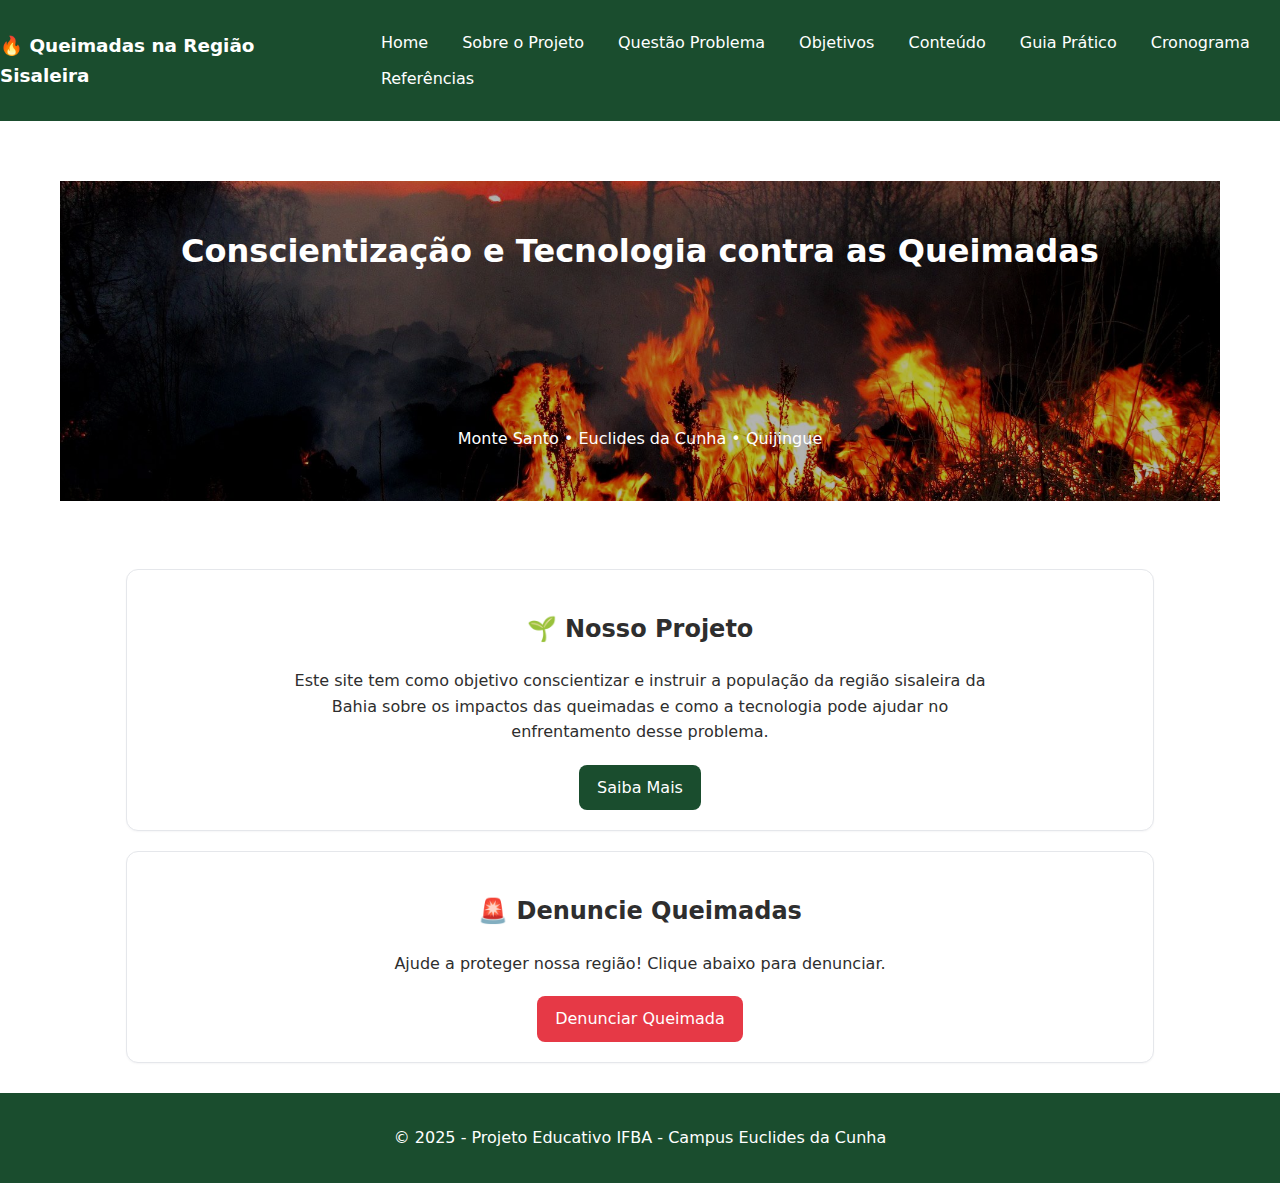
<file: index.html>
<!DOCTYPE html>
<html lang="pt-BR">
<head>
  <meta charset="UTF-8">
  <meta name="viewport" content="width=device-width, initial-scale=1.0">
  <title>Queimadas na Região Sisaleira</title>
  <link rel="stylesheet" href="style.css">
</head>
<body>
  <!-- Cabeçalho -->
  <header>
    <nav>
      <h1>🔥 Queimadas na Região Sisaleira</h1>
      <ul class="menu">
        <li><a href="index.html">Home</a></li>
        <li><a href="sobre.html">Sobre o Projeto</a></li>
        <li><a href="problema.html">Questão Problema</a></li>
        <li><a href="objetivos.html">Objetivos</a></li>
        <li><a href="conteudo.html">Conteúdo</a></li>
        <li><a href="guia.html">Guia Prático</a></li>
        <li><a href="cronograma.html">Cronograma</a></li>
        <li><a href="referencias.html">Referências</a></li>
      </ul>
    </nav>
  </header>

  <!-- Banner -->
  <section class="banner">
    <img src="img/banner-queimadas.jpg" alt="Queimadas na Bahia">
    <div class="banner-texto">
      <h2>Conscientização e Tecnologia contra as Queimadas</h2>
      <p>Monte Santo • Euclides da Cunha • Quijingue</p>
    </div>
  </section>

  <main class="container">
    <!-- Resumo -->
  <section class="resumo card">
    <h2>🌱 Nosso Projeto</h2>
    <p>
      Este site tem como objetivo conscientizar e instruir a população da região sisaleira da Bahia
      sobre os impactos das queimadas e como a tecnologia pode ajudar no enfrentamento desse problema.
    </p>
    <a href="sobre.html" class="botao">Saiba Mais</a>
  </section>

  <!-- Botão denúncia -->
  <section class="resumo card">
    <h2>🚨 Denuncie Queimadas</h2>
    <p>Ajude a proteger nossa região! Clique abaixo para denunciar.</p>
    <a href="https://www.gov.br/ibama/pt-br/assuntos/fiscalizacao-e-controle/queimadas" target="_blank" class="botao alerta">
      Denunciar Queimada
    </a>
  </section>
  </main>

 

  <!-- Rodapé -->
  <footer>
    <p>© 2025 - Projeto Educativo IFBA - Campus Euclides da Cunha</p>
  </footer>
</body>
</html>
</file>
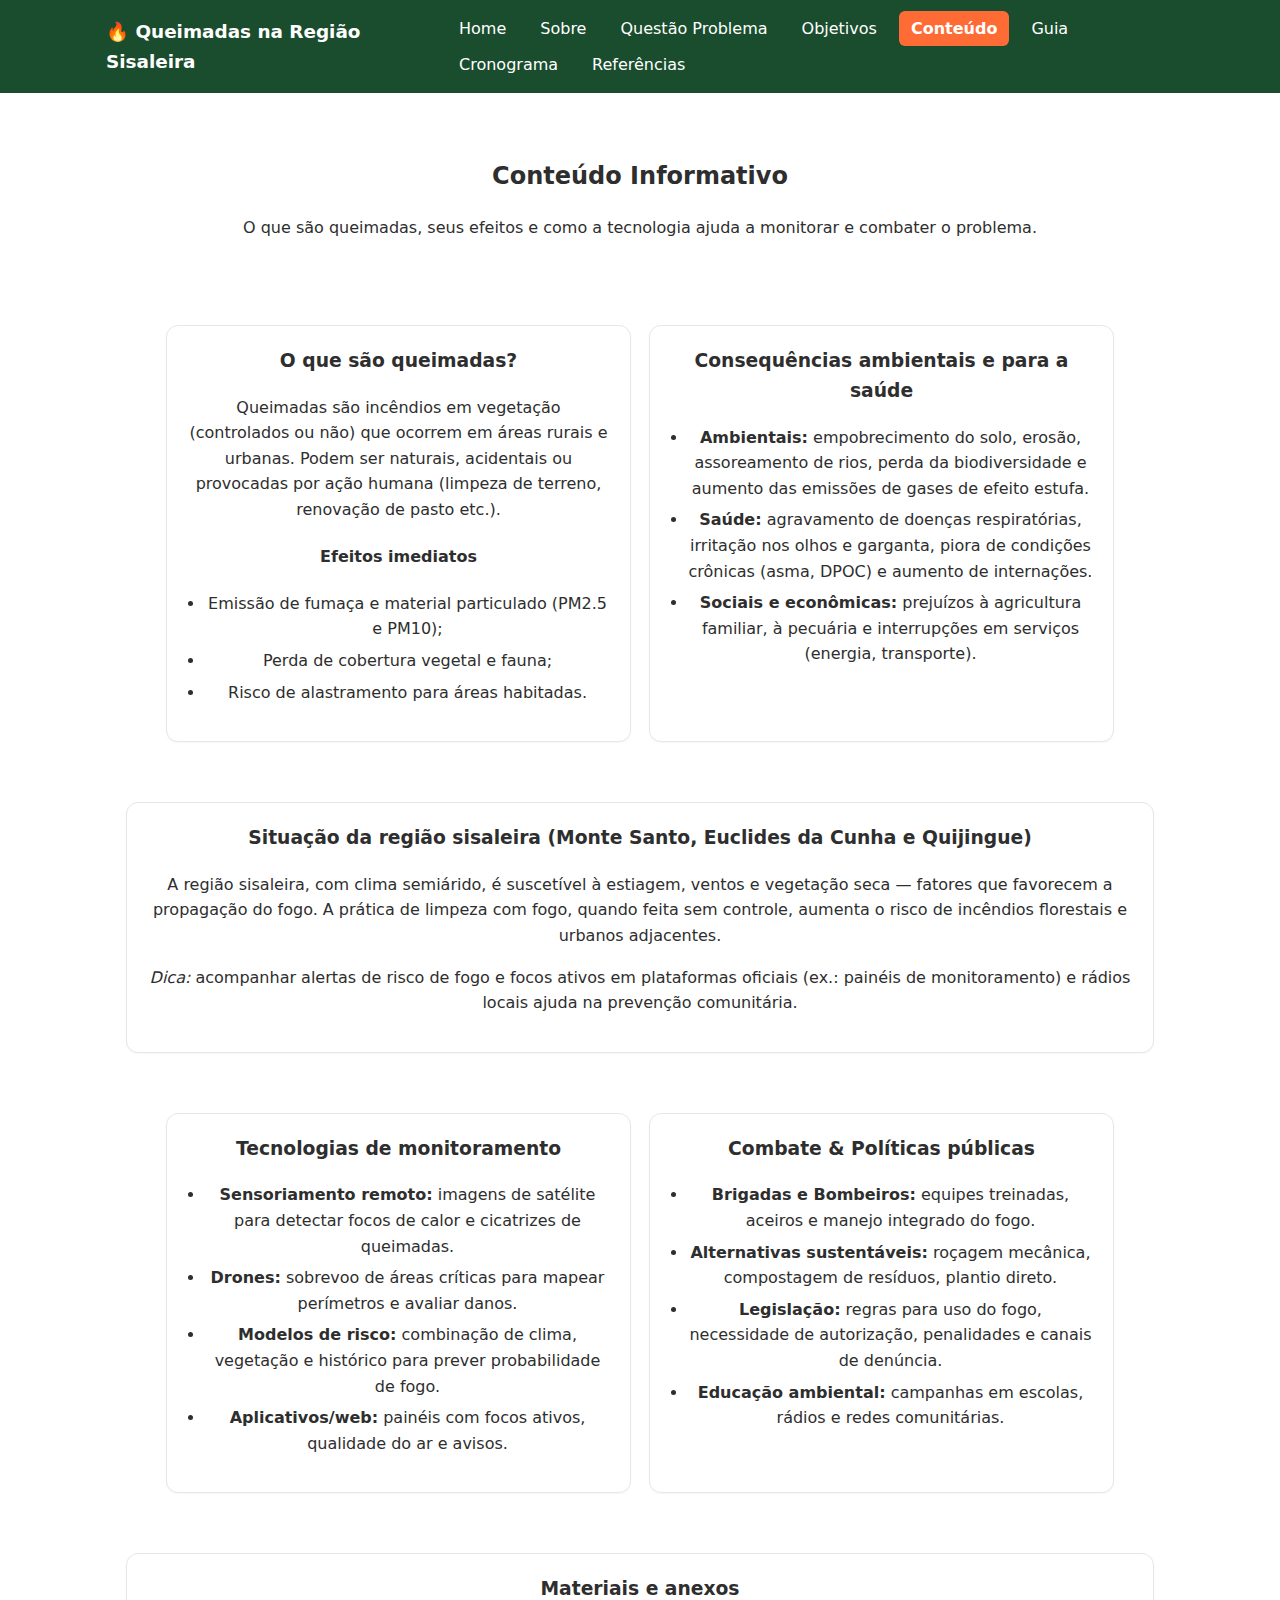
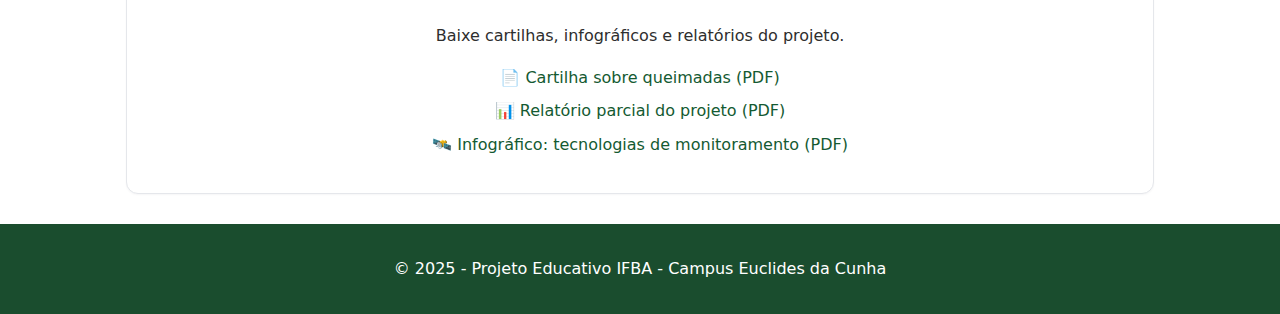
<file: conteudo.html>
<!DOCTYPE html>
<html lang="pt-BR">
<head>
  <meta charset="UTF-8" />
  <meta name="viewport" content="width=device-width, initial-scale=1.0"/>
  <title>Conteúdo Informativo</title>
  <link rel="stylesheet" href="style.css"/>
</head>
<body>
<header>
  <nav class="container">
    <h1>🔥 Queimadas na Região Sisaleira</h1>
    <button class="menu-toggle" aria-label="Abrir menu">☰</button>
    <ul class="menu">
      <li><a href="index.html">Home</a></li>
      <li><a href="sobre.html">Sobre</a></li>
      <li><a href="problema.html">Questão Problema</a></li>
      <li><a href="objetivos.html">Objetivos</a></li>
      <li><a href="conteudo.html" class="ativo">Conteúdo</a></li>
      <li><a href="guia.html">Guia</a></li>
      <li><a href="cronograma.html">Cronograma</a></li>
      <li><a href="referencias.html">Referências</a></li>
    </ul>
  </nav>
</header>

<main class="container">
  <section class="hero-min">
    <h2>Conteúdo Informativo</h2>
    <p>O que são queimadas, seus efeitos e como a tecnologia ajuda a monitorar e combater o problema.</p>
  </section>

  <section class="grid-2">
    <article class="card">
      <h3>O que são queimadas?</h3>
      <p>Queimadas são incêndios em vegetação (controlados ou não) que ocorrem em áreas rurais e urbanas. Podem ser naturais, acidentais ou provocadas por ação humana (limpeza de terreno, renovação de pasto etc.).</p>
      <h4>Efeitos imediatos</h4>
      <ul>
        <li>Emissão de fumaça e material particulado (PM2.5 e PM10);</li>
        <li>Perda de cobertura vegetal e fauna;</li>
        <li>Risco de alastramento para áreas habitadas.</li>
      </ul>
    </article>

    <article class="card">
      <h3>Consequências ambientais e para a saúde</h3>
      <ul>
        <li><b>Ambientais:</b> empobrecimento do solo, erosão, assoreamento de rios, perda da biodiversidade e aumento das emissões de gases de efeito estufa.</li>
        <li><b>Saúde:</b> agravamento de doenças respiratórias, irritação nos olhos e garganta, piora de condições crônicas (asma, DPOC) e aumento de internações.</li>
        <li><b>Sociais e econômicas:</b> prejuízos à agricultura familiar, à pecuária e interrupções em serviços (energia, transporte).</li>
      </ul>
    </article>
  </section>

  <section class="card">
    <h3>Situação da região sisaleira (Monte Santo, Euclides da Cunha e Quijingue)</h3>
    <p>A região sisaleira, com clima semiárido, é suscetível à estiagem, ventos e vegetação seca — fatores que favorecem a propagação do fogo. A prática de limpeza com fogo, quando feita sem controle, aumenta o risco de incêndios florestais e urbanos adjacentes.</p>
    <p><em>Dica:</em> acompanhar alertas de risco de fogo e focos ativos em plataformas oficiais (ex.: painéis de monitoramento) e rádios locais ajuda na prevenção comunitária.</p>
  </section>

  <section class="grid-2">
    <article class="card">
      <h3>Tecnologias de monitoramento</h3>
      <ul>
        <li><b>Sensoriamento remoto:</b> imagens de satélite para detectar focos de calor e cicatrizes de queimadas.</li>
        <li><b>Drones:</b> sobrevoo de áreas críticas para mapear perímetros e avaliar danos.</li>
        <li><b>Modelos de risco:</b> combinação de clima, vegetação e histórico para prever probabilidade de fogo.</li>
        <li><b>Aplicativos/web:</b> painéis com focos ativos, qualidade do ar e avisos.</li>
      </ul>
    </article>
    <article class="card">
      <h3>Combate & Políticas públicas</h3>
      <ul>
        <li><b>Brigadas e Bombeiros:</b> equipes treinadas, aceiros e manejo integrado do fogo.</li>
        <li><b>Alternativas sustentáveis:</b> roçagem mecânica, compostagem de resíduos, plantio direto.</li>
        <li><b>Legislação:</b> regras para uso do fogo, necessidade de autorização, penalidades e canais de denúncia.</li>
        <li><b>Educação ambiental:</b> campanhas em escolas, rádios e redes comunitárias.</li>
      </ul>
    </article>
  </section>

  <section class="card anexos">
    <h3>Materiais e anexos</h3>
    <p>Baixe cartilhas, infográficos e relatórios do projeto.</p>
    <ul class="downloads">
      <li><a href="pdf/cartilha-queimadas.pdf" download>📄 Cartilha sobre queimadas (PDF)</a></li>
      <li><a href="pdf/relatorio-parcial.pdf" download>📊 Relatório parcial do projeto (PDF)</a></li>
      <li><a href="pdf/infografico-tecnologias.pdf" download>🛰️ Infográfico: tecnologias de monitoramento (PDF)</a></li>
    </ul>
  </section>
</main>

<footer>
  <p>© 2025 - Projeto Educativo IFBA - Campus Euclides da Cunha</p>
</footer>
<script src="script.js"></script>
</body>
</html>
</file>
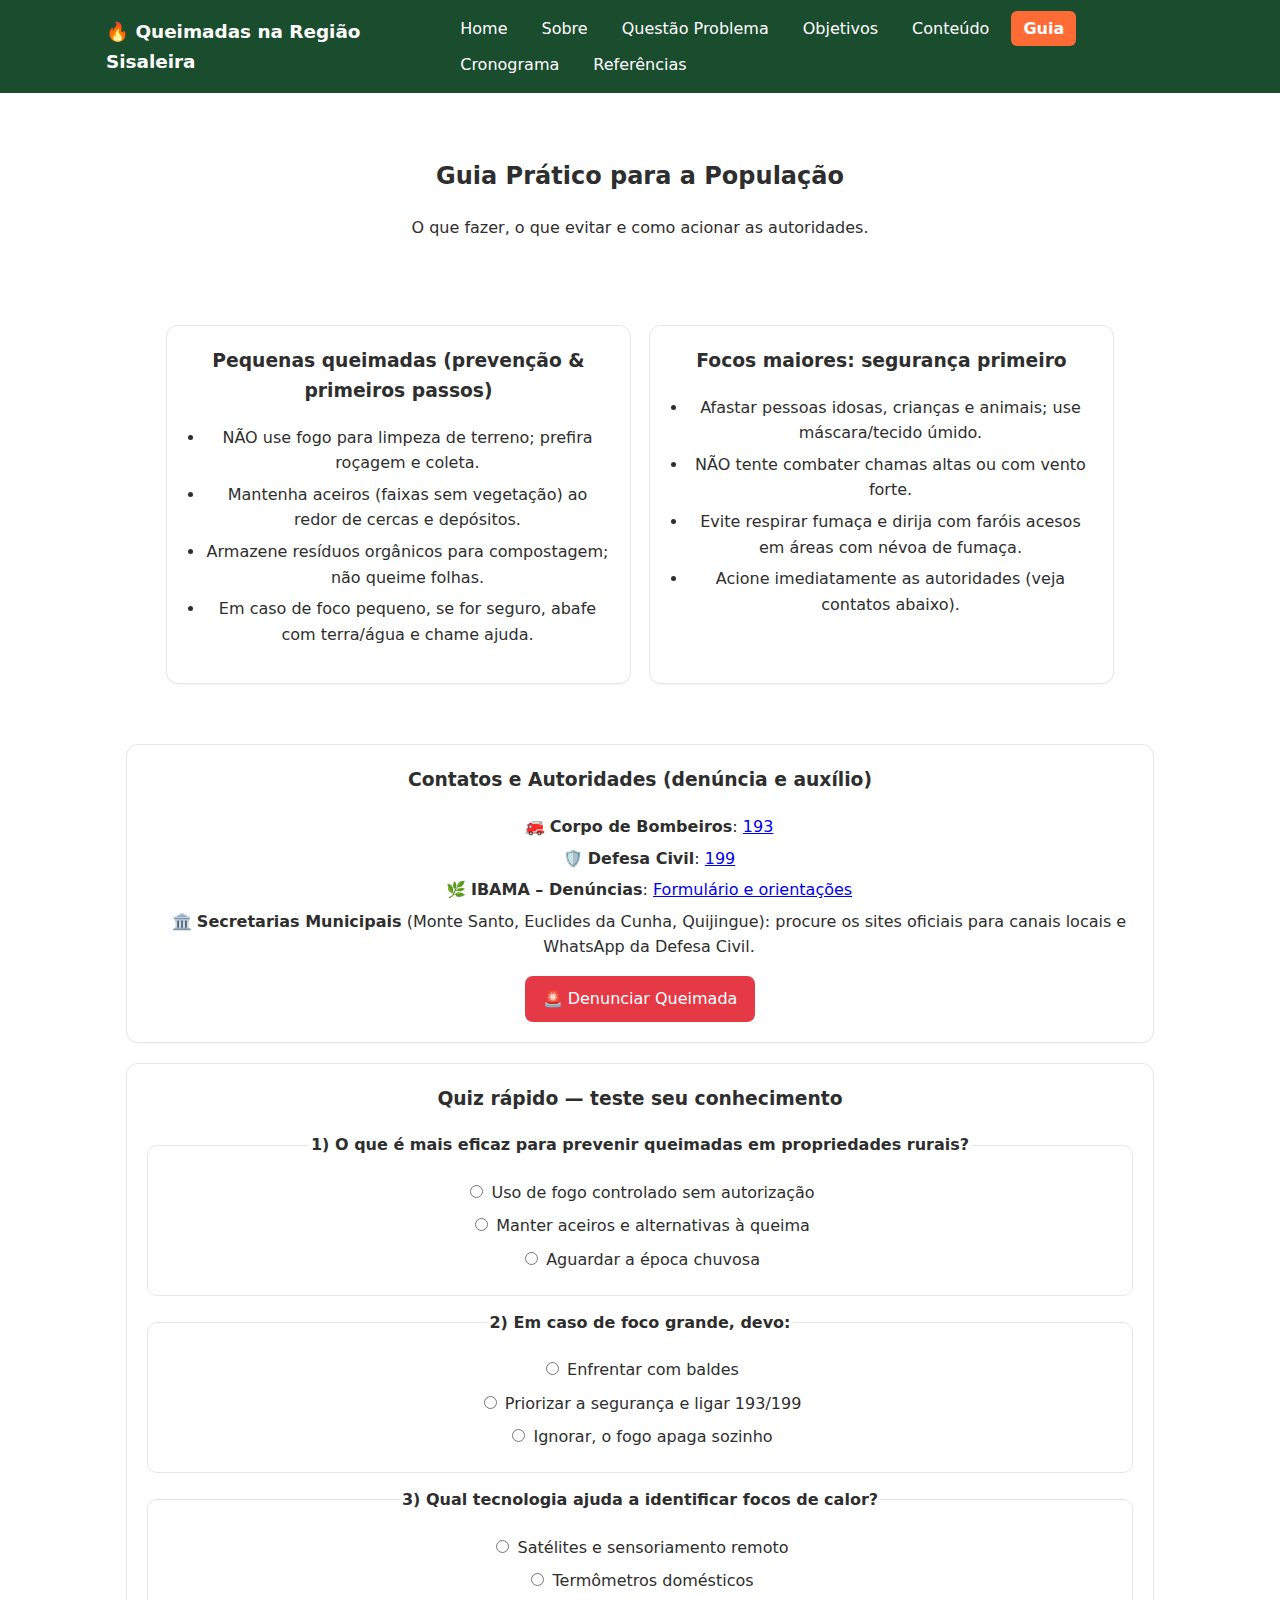
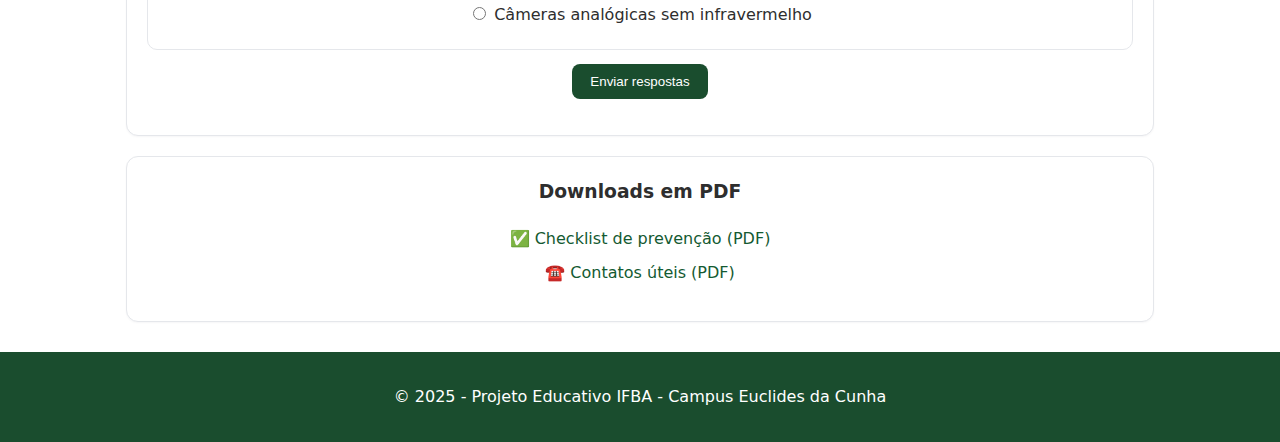
<file: guia.html>
<!DOCTYPE html>
<html lang="pt-BR">
<head>
  <meta charset="UTF-8"/>
  <meta name="viewport" content="width=device-width, initial-scale=1.0"/>
  <title>Guia Prático</title>
  <link rel="stylesheet" href="style.css"/>
</head>
<body>
<header>
  <nav class="container">
    <h1>🔥 Queimadas na Região Sisaleira</h1>
    <button class="menu-toggle" aria-label="Abrir menu">☰</button>
    <ul class="menu">
      <li><a href="index.html">Home</a></li>
      <li><a href="sobre.html">Sobre</a></li>
      <li><a href="problema.html">Questão Problema</a></li>
      <li><a href="objetivos.html">Objetivos</a></li>
      <li><a href="conteudo.html">Conteúdo</a></li>
      <li><a href="guia.html" class="ativo">Guia</a></li>
      <li><a href="cronograma.html">Cronograma</a></li>
      <li><a href="referencias.html">Referências</a></li>
    </ul>
  </nav>
</header>

<main class="container">
  <section class="hero-min">
    <h2>Guia Prático para a População</h2>
    <p>O que fazer, o que evitar e como acionar as autoridades.</p>
  </section>

  <section class="grid-2">
    <article class="card">
      <h3>Pequenas queimadas (prevenção & primeiros passos)</h3>
      <ul>
        <li>NÃO use fogo para limpeza de terreno; prefira roçagem e coleta.</li>
        <li>Mantenha aceiros (faixas sem vegetação) ao redor de cercas e depósitos.</li>
        <li>Armazene resíduos orgânicos para compostagem; não queime folhas.</li>
        <li>Em caso de foco pequeno, se for seguro, abafe com terra/água e chame ajuda.</li>
      </ul>
    </article>

    <article class="card">
      <h3>Focos maiores: segurança primeiro</h3>
      <ul>
        <li>Afastar pessoas idosas, crianças e animais; use máscara/tecido úmido.</li>
        <li>NÃO tente combater chamas altas ou com vento forte.</li>
        <li>Evite respirar fumaça e dirija com faróis acesos em áreas com névoa de fumaça.</li>
        <li>Acione imediatamente as autoridades (veja contatos abaixo).</li>
      </ul>
    </article>
  </section>

  <section class="card contatos">
    <h3>Contatos e Autoridades (denúncia e auxílio)</h3>
    <ul class="lista-contatos">
      <li>🚒 <b>Corpo de Bombeiros</b>: <a href="tel:193">193</a></li>
      <li>🛡️ <b>Defesa Civil</b>: <a href="tel:199">199</a></li>
      <li>🌿 <b>IBAMA – Denúncias</b>: <a href="https://www.gov.br/ibama/pt-br/assuntos/fiscalizacao-e-controle/queimadas" target="_blank" rel="noopener">Formulário e orientações</a></li>
      <li>🏛️ <b>Secretarias Municipais</b> (Monte Santo, Euclides da Cunha, Quijingue): procure os sites oficiais para canais locais e WhatsApp da Defesa Civil.</li>
    </ul>

    <a class="botao alerta" target="_blank" rel="noopener"
       href="https://www.gov.br/ibama/pt-br/assuntos/fiscalizacao-e-controle/queimadas">
      🚨 Denunciar Queimada
    </a>
  </section>

  <section class="card">
    <h3>Quiz rápido — teste seu conhecimento</h3>
    <form id="quiz" class="quiz">
      <fieldset>
        <legend>1) O que é mais eficaz para prevenir queimadas em propriedades rurais?</legend>
        <label><input type="radio" name="q1" value="a"/> Uso de fogo controlado sem autorização</label>
        <label><input type="radio" name="q1" value="b"/> Manter aceiros e alternativas à queima</label>
        <label><input type="radio" name="q1" value="c"/> Aguardar a época chuvosa</label>
      </fieldset>

      <fieldset>
        <legend>2) Em caso de foco grande, devo:</legend>
        <label><input type="radio" name="q2" value="a"/> Enfrentar com baldes</label>
        <label><input type="radio" name="q2" value="b"/> Priorizar a segurança e ligar 193/199</label>
        <label><input type="radio" name="q2" value="c"/> Ignorar, o fogo apaga sozinho</label>
      </fieldset>

      <fieldset>
        <legend>3) Qual tecnologia ajuda a identificar focos de calor?</legend>
        <label><input type="radio" name="q3" value="a"/> Satélites e sensoriamento remoto</label>
        <label><input type="radio" name="q3" value="b"/> Termômetros domésticos</label>
        <label><input type="radio" name="q3" value="c"/> Câmeras analógicas sem infravermelho</label>
      </fieldset>

      <button type="submit" class="botao">Enviar respostas</button>
      <p id="resultado-quiz" class="resultado-quiz" aria-live="polite"></p>
    </form>
  </section>

  <section class="card anexos">
    <h3>Downloads em PDF</h3>
    <ul class="downloads">
      <li><a href="pdf/checklist-prevencao.pdf" download>✅ Checklist de prevenção (PDF)</a></li>
      <li><a href="pdf/contatos-uteis.pdf" download>☎️ Contatos úteis (PDF)</a></li>
    </ul>
  </section>
</main>

<footer>
  <p>© 2025 - Projeto Educativo IFBA - Campus Euclides da Cunha</p>
</footer>
<script src="script.js"></script>
</body>
</html>
</file>
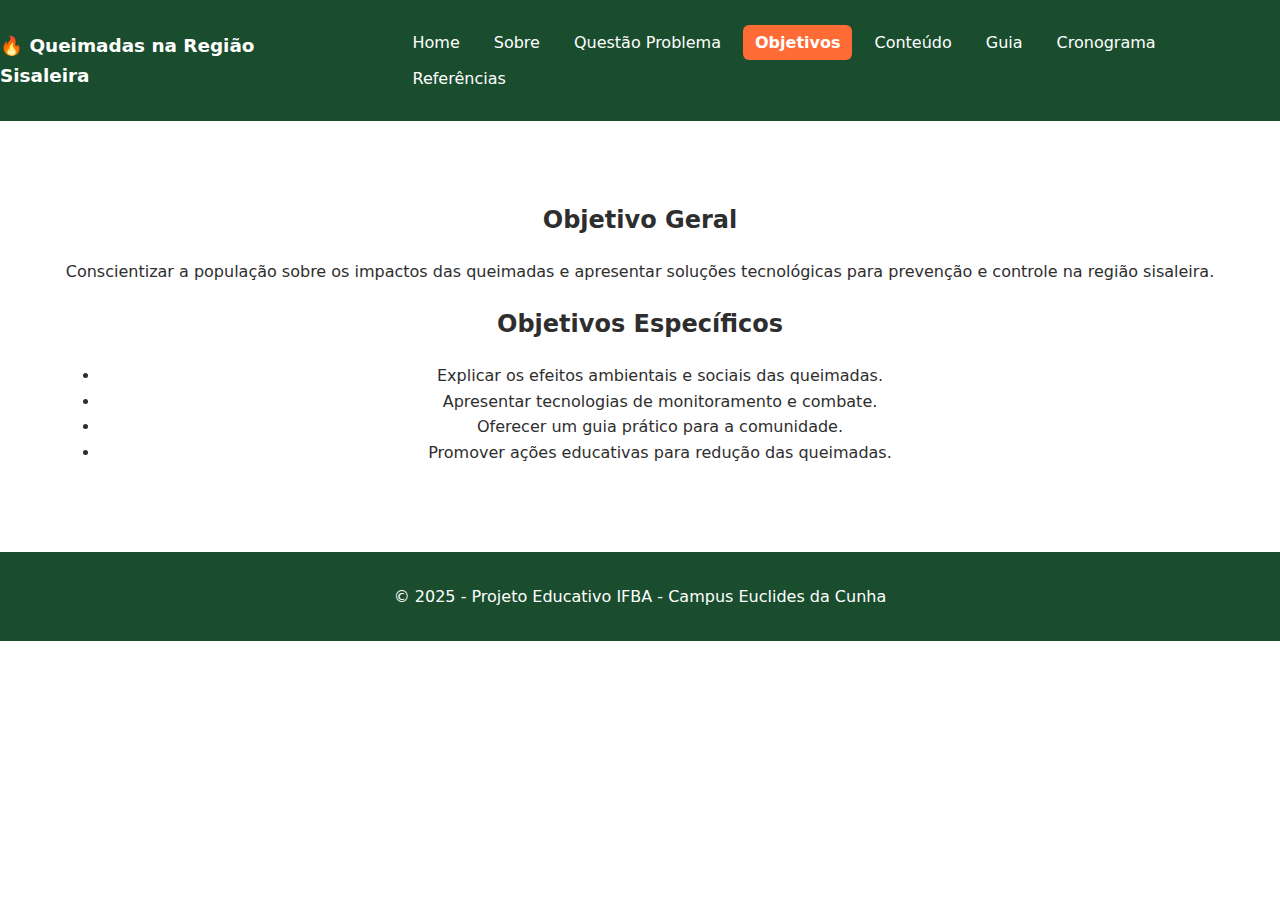
<file: objetivos.html>
<!DOCTYPE html>
<html lang="pt-BR">
<head>
  <meta charset="UTF-8">
  <meta name="viewport" content="width=device-width, initial-scale=1.0">
  <title>Objetivos</title>
  <link rel="stylesheet" href="style.css">
</head>
<body>
  <header>
    <nav>
      <h1>🔥 Queimadas na Região Sisaleira</h1>
      <ul class="menu">
        <li><a href="index.html">Home</a></li>
        <li><a href="sobre.html">Sobre</a></li>
        <li><a href="problema.html">Questão Problema</a></li>
        <li><a href="objetivos.html" class="ativo">Objetivos</a></li>
        <li><a href="conteudo.html">Conteúdo</a></li>
        <li><a href="guia.html">Guia</a></li>
        <li><a href="cronograma.html">Cronograma</a></li>
        <li><a href="referencias.html">Referências</a></li>
      </ul>
    </nav>
  </header>

  <main>
    <section>
      <h2>Objetivo Geral</h2>
      <p>
        Conscientizar a população sobre os impactos das queimadas e apresentar soluções
        tecnológicas para prevenção e controle na região sisaleira.
      </p>

      <h2>Objetivos Específicos</h2>
      <ul>
        <li>Explicar os efeitos ambientais e sociais das queimadas.</li>
        <li>Apresentar tecnologias de monitoramento e combate.</li>
        <li>Oferecer um guia prático para a comunidade.</li>
        <li>Promover ações educativas para redução das queimadas.</li>
      </ul>
    </section>
  </main>

  <footer>
    <p>© 2025 - Projeto Educativo IFBA - Campus Euclides da Cunha</p>
  </footer>
</body>
</html>
</file>
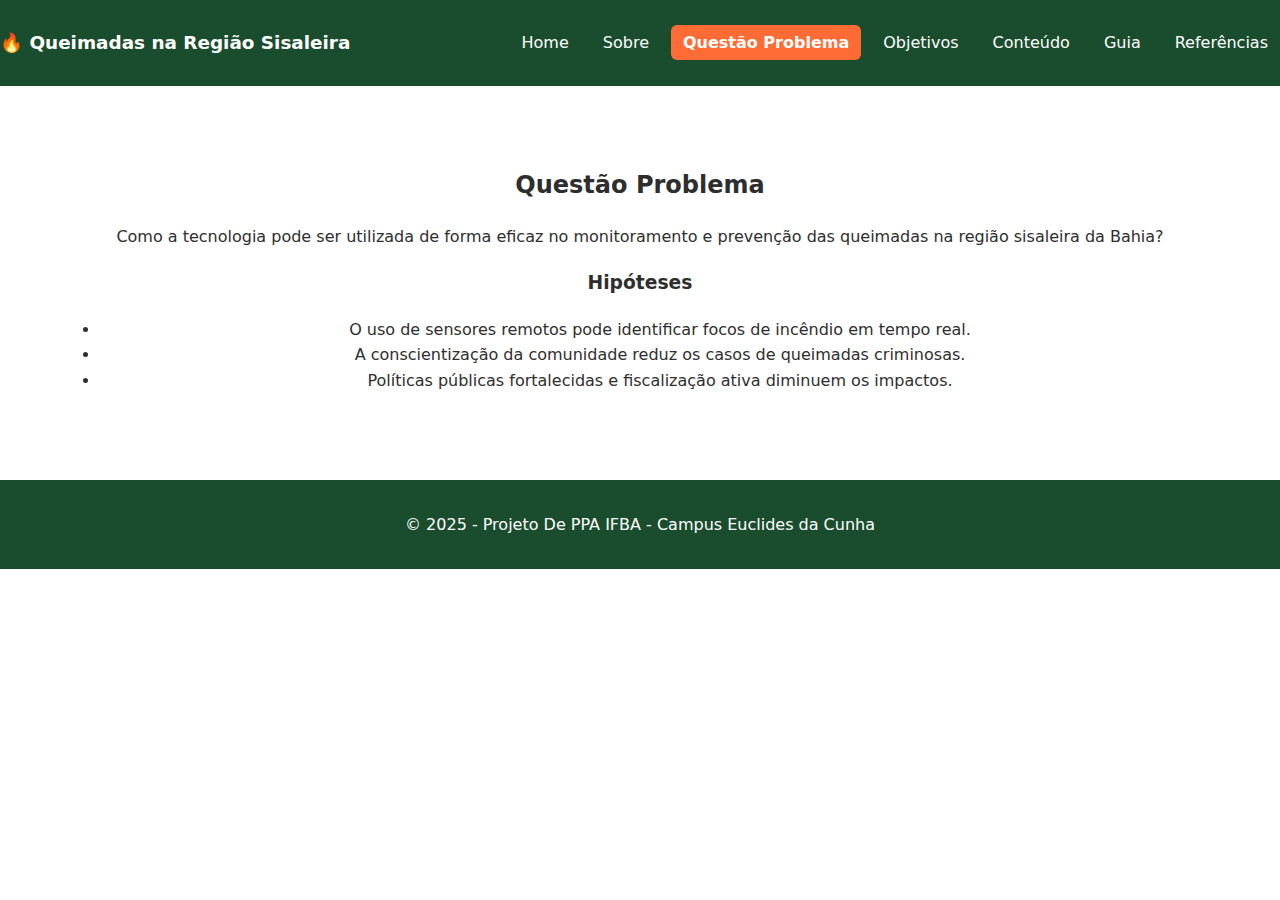
<file: problema.html>
<!DOCTYPE html>
<html lang="pt-BR">
<head>
  <meta charset="UTF-8">
  <meta name="viewport" content="width=device-width, initial-scale=1.0">
  <title>Questão Problema</title>
  <link rel="stylesheet" href="style.css">
</head>
<body>
  <header>
    <nav>
      <h1>🔥 Queimadas na Região Sisaleira</h1>
      <ul class="menu">
        <li><a href="index.html">Home</a></li>
        <li><a href="sobre.html">Sobre</a></li>
        <li><a href="problema.html" class="ativo">Questão Problema</a></li>
        <li><a href="objetivos.html">Objetivos</a></li>
        <li><a href="conteudo.html">Conteúdo</a></li>
        <li><a href="guia.html">Guia</a></li>
      
        <li><a href="referencias.html">Referências</a></li>
      </ul>
    </nav>
  </header>

  <main>
    <section>
      <h2>Questão Problema</h2>
      <p>
        Como a tecnologia pode ser utilizada de forma eficaz no monitoramento e prevenção
        das queimadas na região sisaleira da Bahia?
      </p>

      <h3>Hipóteses</h3>
      <ul>
        <li>O uso de sensores remotos pode identificar focos de incêndio em tempo real.</li>
        <li>A conscientização da comunidade reduz os casos de queimadas criminosas.</li>
        <li>Políticas públicas fortalecidas e fiscalização ativa diminuem os impactos.</li>
      </ul>
    </section>
  </main>

  <footer>
    <p>© 2025 - Projeto De PPA IFBA - Campus Euclides da Cunha</p>
  </footer>
</body>
</html>
</file>
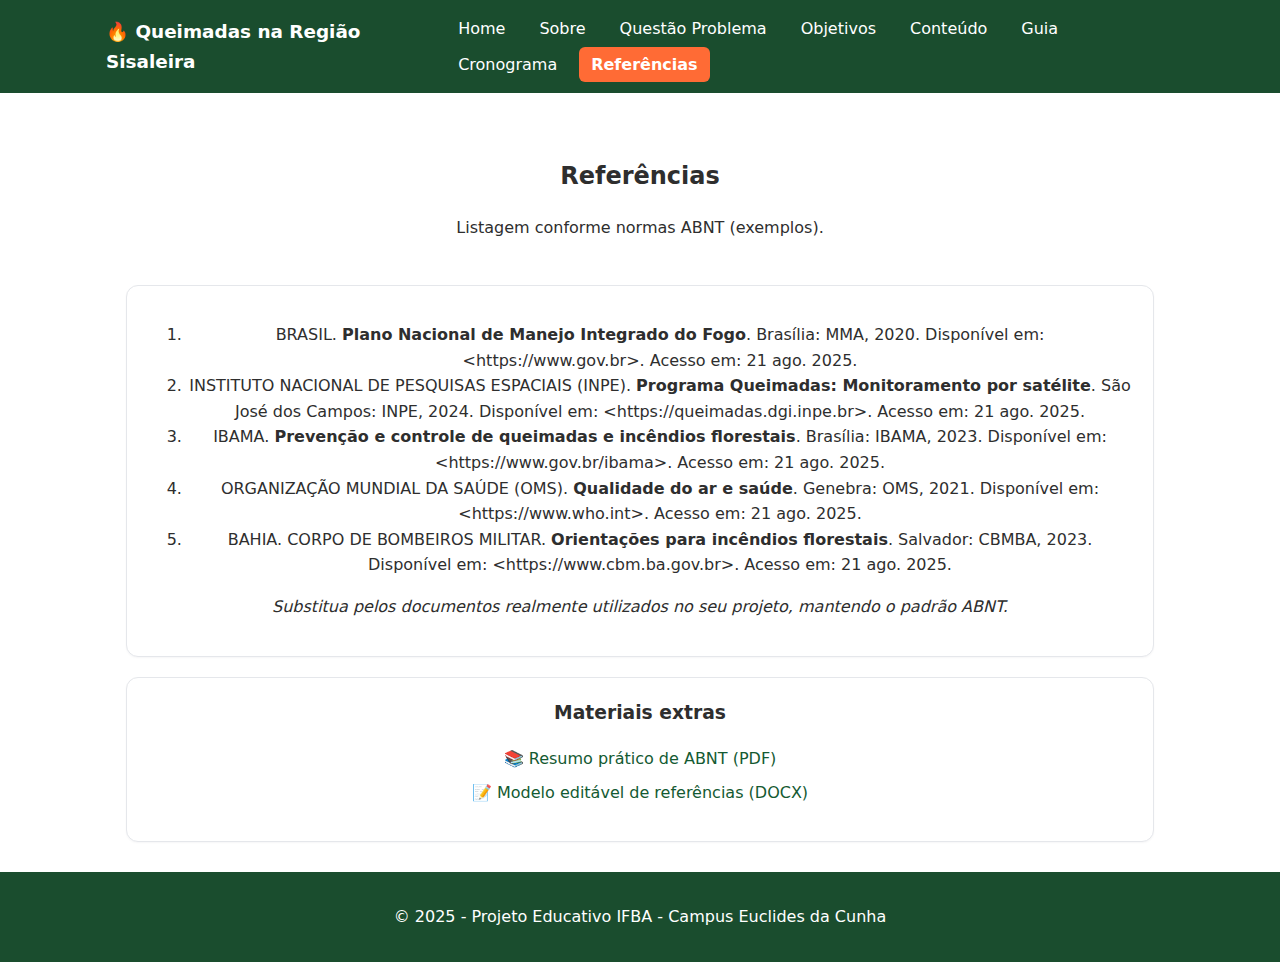
<file: referencias.html>
<!DOCTYPE html>
<html lang="pt-BR">
<head>
  <meta charset="UTF-8"/>
  <meta name="viewport" content="width=device-width, initial-scale=1.0"/>
  <title>Referências</title>
  <link rel="stylesheet" href="style.css"/>
</head>
<body>
<header>
  <nav class="container">
    <h1>🔥 Queimadas na Região Sisaleira</h1>
    <button class="menu-toggle" aria-label="Abrir menu">☰</button>
    <ul class="menu">
      <li><a href="index.html">Home</a></li>
      <li><a href="sobre.html">Sobre</a></li>
      <li><a href="problema.html">Questão Problema</a></li>
      <li><a href="objetivos.html">Objetivos</a></li>
      <li><a href="conteudo.html">Conteúdo</a></li>
      <li><a href="guia.html">Guia</a></li>
      <li><a href="cronograma.html">Cronograma</a></li>
      <li><a href="referencias.html" class="ativo">Referências</a></li>
    </ul>
  </nav>
</header>

<main class="container">
  <section class="hero-min">
    <h2>Referências</h2>
    <p>Listagem conforme normas ABNT (exemplos).</p>
  </section>

  <section class="card refs">
    <ol>
      <li>
        BRASIL. <b>Plano Nacional de Manejo Integrado do Fogo</b>. Brasília: MMA, 2020. Disponível em:
        &lt;https://www.gov.br&gt;. Acesso em: 21 ago. 2025.
      </li>
      <li>
        INSTITUTO NACIONAL DE PESQUISAS ESPACIAIS (INPE). <b>Programa Queimadas: Monitoramento por satélite</b>. São José dos Campos: INPE, 2024. Disponível em: &lt;https://queimadas.dgi.inpe.br&gt;. Acesso em: 21 ago. 2025.
      </li>
      <li>
        IBAMA. <b>Prevenção e controle de queimadas e incêndios florestais</b>. Brasília: IBAMA, 2023. Disponível em:
        &lt;https://www.gov.br/ibama&gt;. Acesso em: 21 ago. 2025.
      </li>
      <li>
        ORGANIZAÇÃO MUNDIAL DA SAÚDE (OMS). <b>Qualidade do ar e saúde</b>. Genebra: OMS, 2021. Disponível em:
        &lt;https://www.who.int&gt;. Acesso em: 21 ago. 2025.
      </li>
      <li>
        BAHIA. CORPO DE BOMBEIROS MILITAR. <b>Orientações para incêndios florestais</b>. Salvador: CBMBA, 2023. Disponível em:
        &lt;https://www.cbm.ba.gov.br&gt;. Acesso em: 21 ago. 2025.
      </li>
    </ol>

    <p class="nota-ref"><em>Substitua pelos documentos realmente utilizados no seu projeto, mantendo o padrão ABNT.</em></p>
  </section>

  <section class="card anexos">
    <h3>Materiais extras</h3>
    <ul class="downloads">
      <li><a href="pdf/normas-abnt-resumo.pdf" download>📚 Resumo prático de ABNT (PDF)</a></li>
      <li><a href="pdf/modelo-referencias-abnt.docx" download>📝 Modelo editável de referências (DOCX)</a></li>
    </ul>
  </section>
</main>

<footer>
  <p>© 2025 - Projeto Educativo IFBA - Campus Euclides da Cunha</p>
</footer>
<script src="script.js"></script>
</body>
</html>
</file>
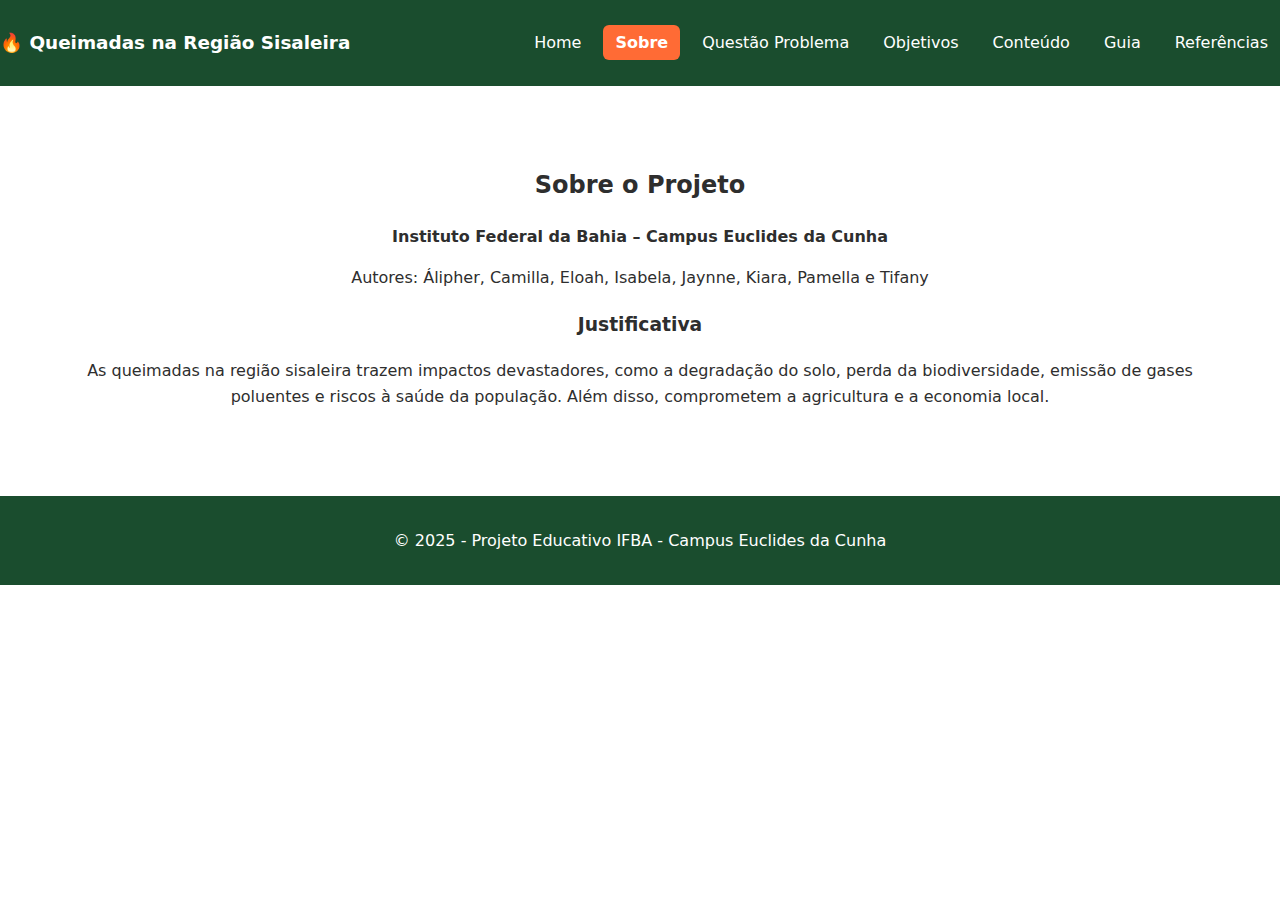
<file: sobre.html>
<!DOCTYPE html>
<html lang="pt-BR">
<head>
  <meta charset="UTF-8">
  <meta name="viewport" content="width=device-width, initial-scale=1.0">
  <title>Sobre o Projeto</title>
  <link rel="stylesheet" href="style.css">
</head>
<body>
  <header>
    <nav>
      <h1>🔥 Queimadas na Região Sisaleira</h1>
      <ul class="menu">
        <li><a href="index.html">Home</a></li>
        <li><a href="sobre.html" class="ativo">Sobre</a></li>
        <li><a href="problema.html">Questão Problema</a></li>
        <li><a href="objetivos.html">Objetivos</a></li>
        <li><a href="conteudo.html">Conteúdo</a></li>
        <li><a href="guia.html">Guia</a></li>
      
        <li><a href="referencias.html">Referências</a></li>
      </ul>
    </nav>
  </header>

  <main>
    <section>
      <h2>Sobre o Projeto</h2>
      <p><b>Instituto Federal da Bahia – Campus Euclides da Cunha</b></p>
      <p>Autores: Álipher, Camilla, Eloah, Isabela, Jaynne, Kiara, Pamella e Tifany</p>

      <h3>Justificativa</h3>
      <p>
        As queimadas na região sisaleira trazem impactos devastadores, como a degradação
        do solo, perda da biodiversidade, emissão de gases poluentes e riscos à saúde da
        população. Além disso, comprometem a agricultura e a economia local.
      </p>
    </section>
  </main>

  <footer>
    <p>© 2025 - Projeto Educativo IFBA - Campus Euclides da Cunha</p>
  </footer>
</body>
</html>
</file>
<file: style.css>
/* ====== Base / Paleta ====== */
:root{
    --verde:#1a4d2e;
    --verde-escuro:#145a32;
    --laranja:#ff6b35;
    --vermelho:#e63946;
    --fundo:#ffffff;
    --texto:#2e2e2e;
    --cinza:#f3f5f7;
    --borda:#e5e7eb;
  }
  *{box-sizing:border-box}
  html{scroll-behavior:smooth}
  body{margin:0; font-family:system-ui,-apple-system,Segoe UI,Roboto,Arial,sans-serif; color:var(--texto); background:var(--fundo); line-height:1.6}
  .container{max-width:1100px; margin:0 auto; padding:0 16px}
  
  /* ====== Header / Nav ====== */
  header{background:var(--verde); color:#fff}
  nav{display:flex; align-items:center; gap:16px; padding:14px 0}
  nav h1{font-size:1.15rem; margin:0}
  .menu{list-style:none; display:flex; gap:10px; margin-left:auto; flex-wrap:wrap}
  .menu a{color:#fff; text-decoration:none; padding:8px 12px; border-radius:6px; transition:.2s background}
  .menu a:hover{background:rgba(255,255,255,.12)}
  .menu a.ativo{background:var(--laranja); color:#fff; font-weight:600}
  .menu-toggle{display:none; margin-left:auto; font-size:1.25rem; color:#fff; background:transparent; border:0; cursor:pointer}
  
  /* ====== Hero / Banner ====== */
  .banner{position:relative}
  .banner img{width:100%; height:320px; object-fit:cover; filter:brightness(.7)}
  .banner-texto{position:absolute; inset:0; display:grid; place-items:center; text-align:center; color:#fff; padding:16px}
  .banner-texto h2{font-size:2rem; margin:.25rem 0}
  section{padding:40px 0}
  .hero-min{padding:24px 0 8px}
  
  /* ====== Cards / Grid ====== */
  .grid-2{display:grid; grid-template-columns:repeat(2,1fr); gap:18px}
  .card{background:#fff; border:1px solid var(--borda); border-radius:12px; padding:20px; box-shadow:0 1px 2px rgba(16,24,40,.04)}
  .card h3{margin-top:0}
  .card ul{padding-left:18px}
  .card ul li{margin:6px 0}
  .anexos .downloads{list-style:none; padding-left:0}
  .anexos .downloads li{margin:8px 0}
  .anexos .downloads a{text-decoration:none; color:var(--verde-escuro)}
  .anexos .downloads a:hover{text-decoration:underline}
  
  /* ====== Botões ====== */
  .botao{display:inline-block; background:var(--verde); color:#fff; padding:10px 18px; border-radius:8px; text-decoration:none; border:0; cursor:pointer}
  .botao:hover{background:var(--verde-escuro)}
  .botao.alerta{background:var(--vermelho)}
  .botao.alerta:hover{background:#c71f37}
  
  /* ====== Tabela / Cronograma ====== */
  .table-wrap{overflow:auto; border:1px solid var(--borda); border-radius:12px}
  table{width:100%; border-collapse:collapse; background:#fff}
  th,td{padding:12px 14px; border-bottom:1px solid var(--borda); text-align:left}
  thead th{background:var(--cinza); font-weight:600}
  
  /* ====== Timeline ====== */
  .timeline{list-style:none; padding-left:0; position:relative}
  .timeline::before{content:""; position:absolute; left:14px; top:0; bottom:0; width:2px; background:var(--borda)}
  .timeline li{position:relative; padding-left:42px; margin:14px 0}
  .timeline .dot{position:absolute; left:7px; top:2px; width:16px; height:16px; background:var(--laranja); border-radius:50%; box-shadow:0 0 0 3px #fff}
  .timeline time{font-weight:700; color:var(--verde)}
  .timeline p{margin:.25rem 0 0}
  
  /* ====== Quiz ====== */
  .quiz fieldset{border:1px solid var(--borda); border-radius:10px; padding:14px; margin:14px 0}
  .quiz legend{font-weight:600}
  .quiz label{display:block; margin:8px 0; cursor:pointer}
  .resultado-quiz{margin-top:10px; font-weight:600}
  
  /* ====== Contatos ====== */
  .lista-contatos{list-style:none; padding-left:0}
  .lista-contatos li{margin:8px 0}
  
  /* ====== Footer ====== */
  footer{background:var(--verde); color:#fff; text-align:center; padding:16px; margin-top:30px}
  
  /* ====== Responsivo ====== */
  @media (max-width:860px){
    .grid-2{grid-template-columns:1fr}
  }
  @media (max-width:720px){
    .menu{display:none; width:100%; flex-direction:column; margin:10px 0 0}
    .menu.show{display:flex}
    .menu-toggle{display:inline-block}
  }
  
  /* Seções */
section { padding: 40px; text-align: center; margin: 20px}
.resumo p { max-width: 700px; margin: 20px auto; }
</file>
